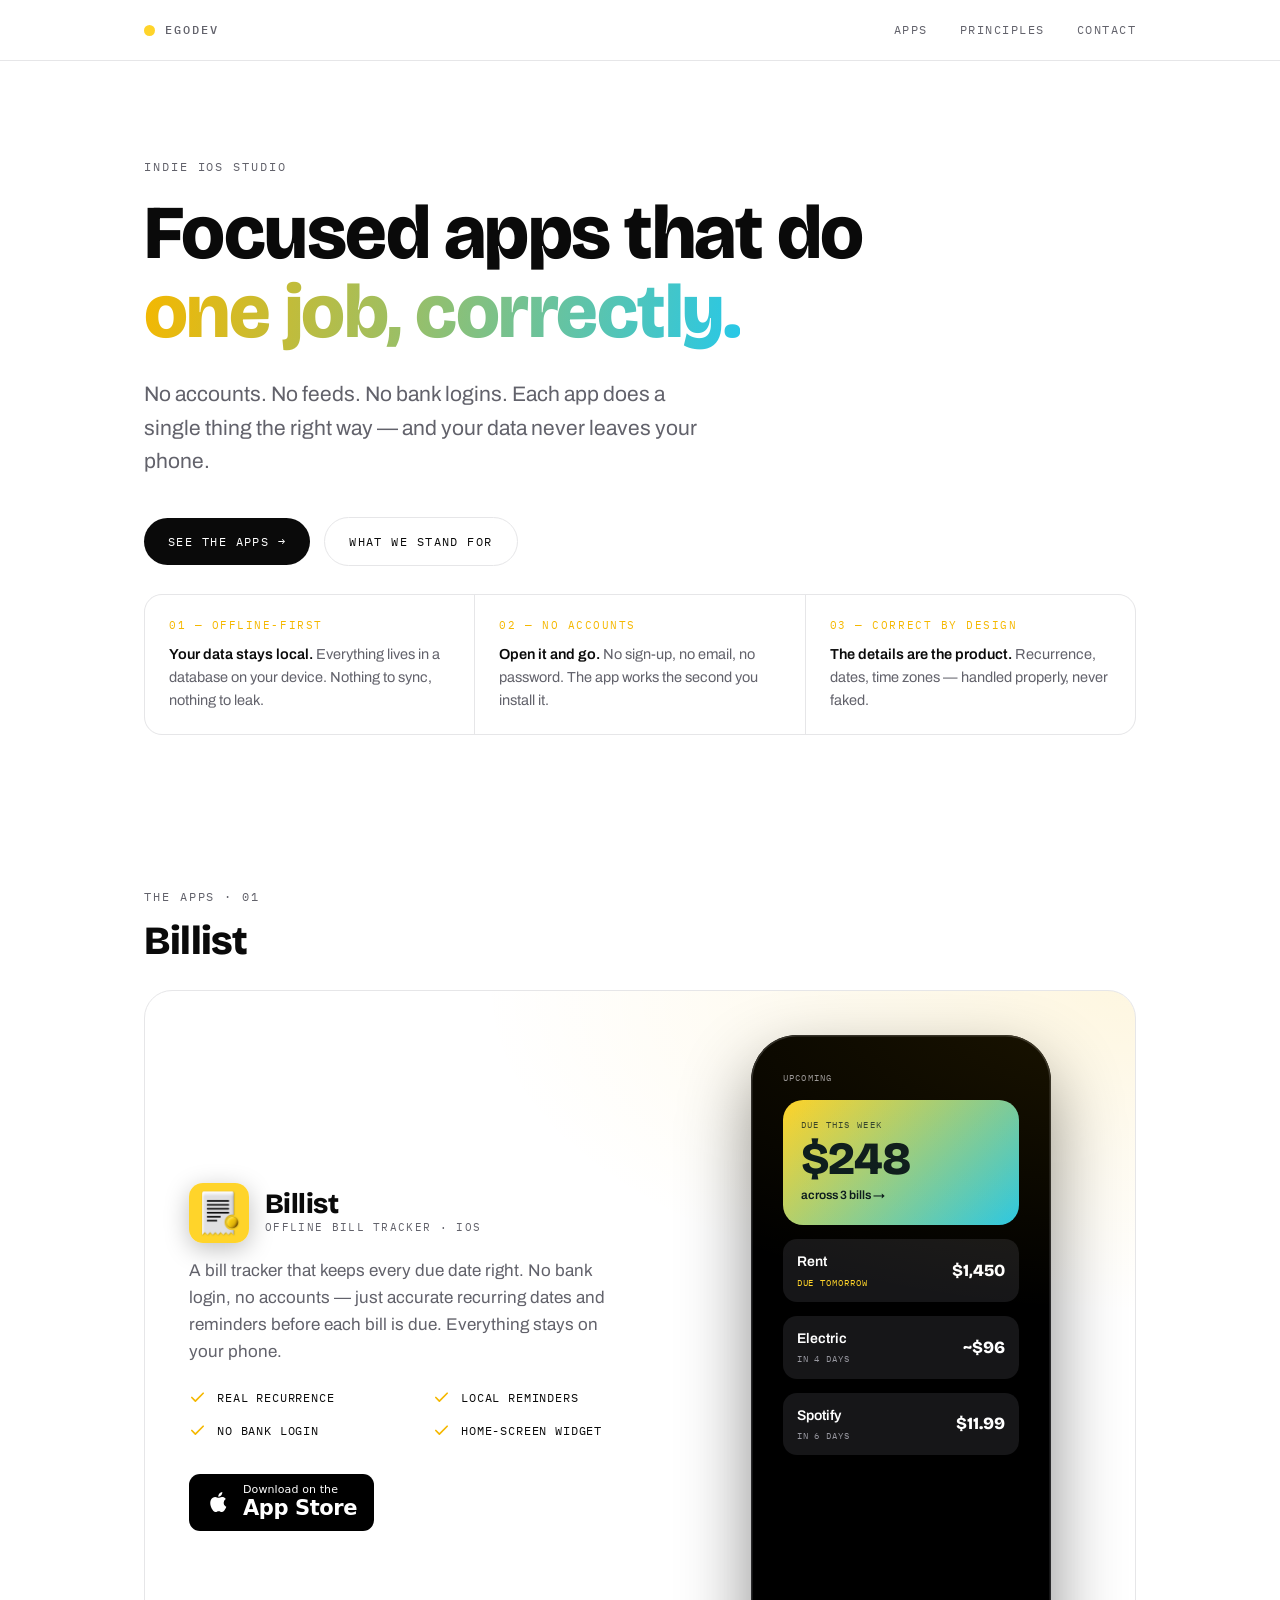
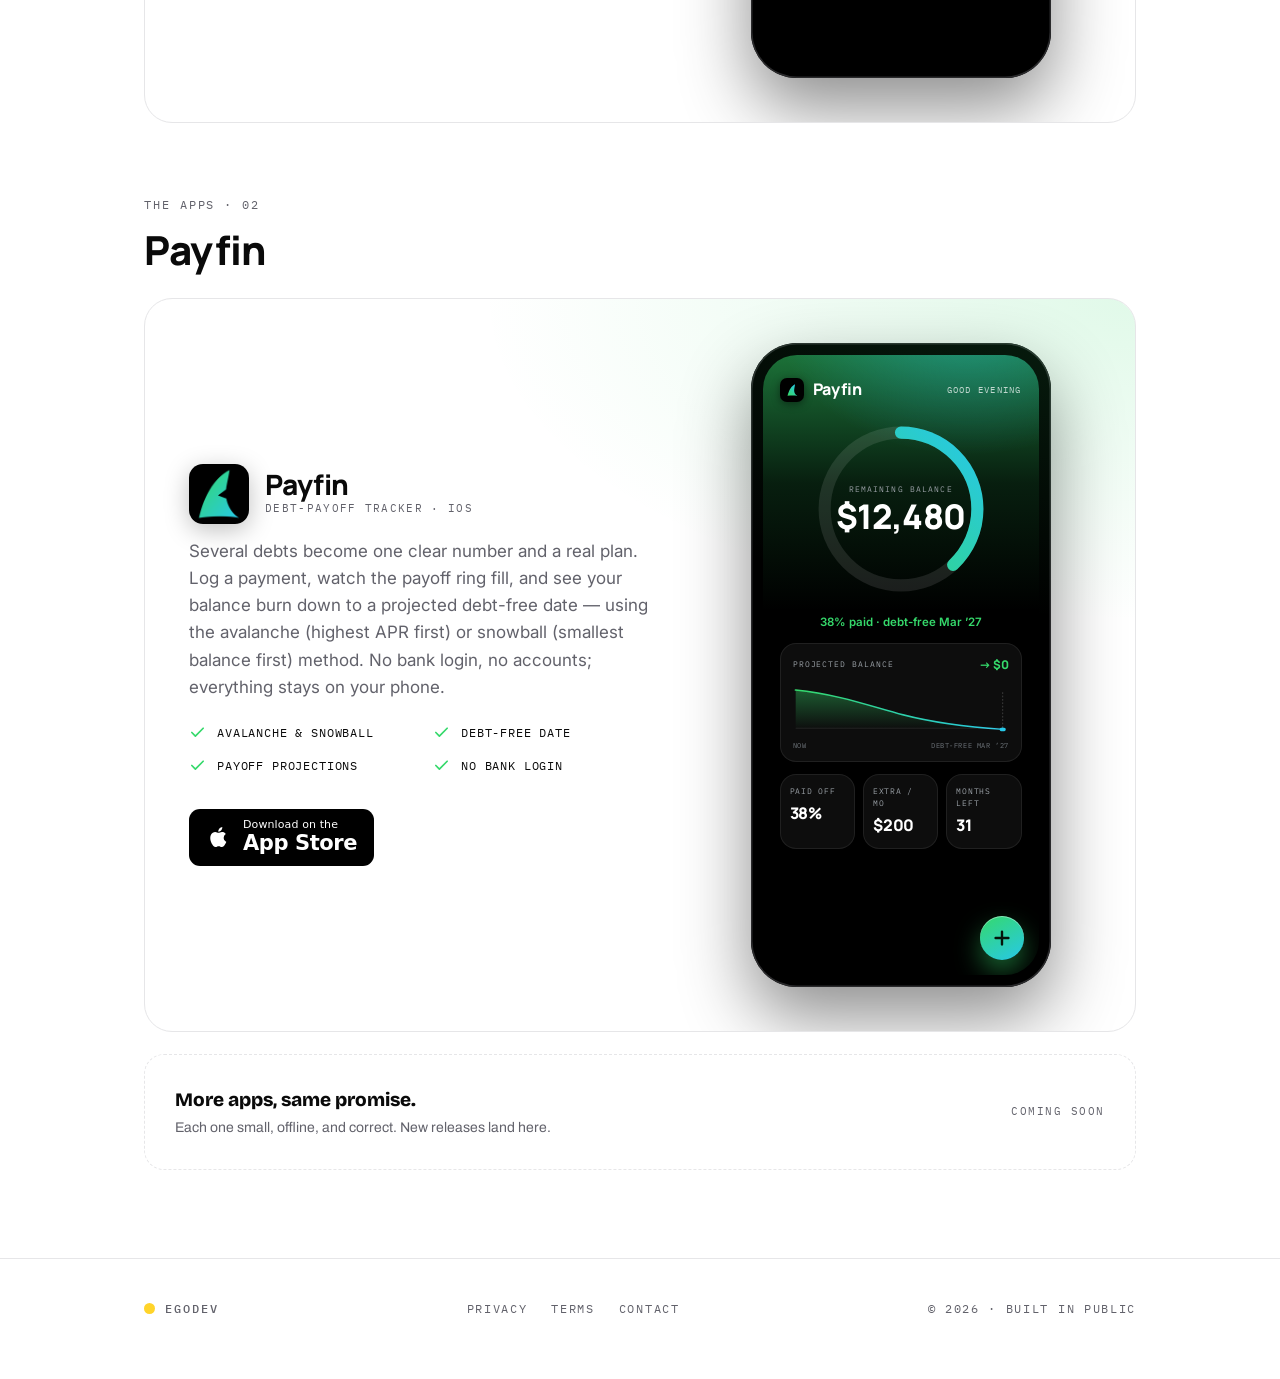
<file: index.html>
<!doctype html>
<html lang="en">
<head>
  <meta charset="utf-8" />
  <meta name="viewport" content="width=device-width, initial-scale=1" />
  <title>Focused iOS apps — EGODEV</title>
  <meta name="description" content="Focused iOS apps that do one job, correctly. No accounts, no feeds, no bank logins — your data never leaves your phone." />
  <link rel="preconnect" href="https://fonts.googleapis.com" />
  <link rel="preconnect" href="https://fonts.gstatic.com" crossorigin />
  <link href="https://fonts.googleapis.com/css2?family=Archivo:wght@400;500;600&family=Bricolage+Grotesque:wght@700;800&family=Manrope:wght@500;700;800&family=Inter:wght@400;500;600;700&family=IBM+Plex+Mono:wght@500;600&display=swap" rel="stylesheet" />
  <link rel="stylesheet" href="/style.css" />
</head>
<body>
  <!-- ============ TOP BAR ============ -->
  <header>
    <div class="wrap bar">
      <div class="brand"><span class="dot"></span> <span class="brand-tag">EGODEV</span></div>
      <nav>
        <a href="#apps">Apps</a>
        <a href="#about">Principles</a>
        <a href="mailto:egodev.support@gmail.com">Contact</a>
      </nav>
    </div>
  </header>

  <main class="wrap">
    <!-- ============ HERO ============ -->
    <section class="hero">
      <p class="kicker">Indie iOS Studio</p>
      <h1>Focused apps that do<br><span class="grad">one job, correctly.</span></h1>
      <p class="lede">No accounts. No feeds. No bank logins. Each app does a single thing the right way — and your data never leaves your phone.</p>
      <div class="cta">
        <a class="btn btn-primary" href="#apps">See the apps →</a>
        <a class="btn btn-ghost" href="#about">What we stand for</a>
      </div>

      <!-- principles strip -->
      <div class="tenets" id="about">
        <div class="tenet">
          <div class="n">01 — Offline-first</div>
          <p><b>Your data stays local.</b> Everything lives in a database on your device. Nothing to sync, nothing to leak.</p>
        </div>
        <div class="tenet">
          <div class="n">02 — No accounts</div>
          <p><b>Open it and go.</b> No sign-up, no email, no password. The app works the second you install it.</p>
        </div>
        <div class="tenet">
          <div class="n">03 — Correct by design</div>
          <p><b>The details are the product.</b> Recurrence, dates, time zones — handled properly, never faked.</p>
        </div>
      </div>
    </section>

    <!-- ============ APPS ============ -->
    <section class="sec" id="apps">
      <p class="sec-label">The apps · 01</p>
      <h2>Billist</h2>
      <div style="height:28px"></div>

      <div class="app">
        <div class="app-copy">
          <div class="app-head">
            <img src="assets/billist-icon.png" alt="Billist app icon" />
            <div>
              <h3>Billist</h3>
              <div class="tag">Offline bill tracker · iOS</div>
            </div>
          </div>
          <p class="pitch">A bill tracker that keeps every due date right. No bank login, no accounts — just accurate recurring dates and reminders before each bill is due. Everything stays on your phone.</p>
          <div class="features">
            <div class="feature"><svg viewBox="0 0 24 24" fill="none" stroke="currentColor" stroke-width="2.4" stroke-linecap="round" stroke-linejoin="round"><polyline points="20 6 9 17 4 12"/></svg><span>Real recurrence</span></div>
            <div class="feature"><svg viewBox="0 0 24 24" fill="none" stroke="currentColor" stroke-width="2.4" stroke-linecap="round" stroke-linejoin="round"><polyline points="20 6 9 17 4 12"/></svg><span>Local reminders</span></div>
            <div class="feature"><svg viewBox="0 0 24 24" fill="none" stroke="currentColor" stroke-width="2.4" stroke-linecap="round" stroke-linejoin="round"><polyline points="20 6 9 17 4 12"/></svg><span>No bank login</span></div>
            <div class="feature"><svg viewBox="0 0 24 24" fill="none" stroke="currentColor" stroke-width="2.4" stroke-linecap="round" stroke-linejoin="round"><polyline points="20 6 9 17 4 12"/></svg><span>Home-screen widget</span></div>
          </div>
          <div class="app-links">
            <a class="store" href="#" aria-label="Download Billist on the App Store">
              <svg width="20" height="20" viewBox="0 0 24 24" fill="currentColor" aria-hidden="true"><path d="M16.36 12.6c-.02-2.3 1.88-3.4 1.96-3.46-1.07-1.56-2.74-1.78-3.33-1.8-1.42-.14-2.77.83-3.49.83-.72 0-1.83-.81-3.01-.79-1.55.02-2.98.9-3.78 2.29-1.61 2.8-.41 6.94 1.16 9.21.77 1.11 1.68 2.36 2.87 2.31 1.15-.05 1.59-.74 2.98-.74 1.39 0 1.78.74 3 .72 1.24-.02 2.02-1.13 2.78-2.25.88-1.29 1.24-2.54 1.26-2.6-.03-.01-2.42-.93-2.43-3.69zM14.1 5.8c.64-.77 1.07-1.85.95-2.92-.92.04-2.03.61-2.69 1.38-.59.68-1.11 1.78-.97 2.83 1.03.08 2.08-.52 2.71-1.29z"/></svg>
              <span class="txt"><span class="sub">Download on the</span><span class="big">App Store</span></span>
            </a>
          </div>
        </div>

        <!-- phone mock -->
        <div class="phone">
          <div class="screen">
            <div class="scr-label">Upcoming</div>
            <div class="stathero">
              <div class="lab">Due this week</div>
              <div class="num">$248</div>
              <div class="cap">across 3 bills →</div>
            </div>
            <div class="billrow due">
              <div><div class="nm">Rent</div><div class="dt">Due tomorrow</div></div>
              <div class="amt">$1,450</div>
            </div>
            <div class="billrow">
              <div><div class="nm">Electric</div><div class="dt">In 4 days</div></div>
              <div class="amt">~$96</div>
            </div>
            <div class="billrow">
              <div><div class="nm">Spotify</div><div class="dt">In 6 days</div></div>
              <div class="amt">$11.99</div>
            </div>
          </div>
        </div>
      </div>

      <div style="height:72px"></div>
      <p class="sec-label">The apps · 02</p>
      <h2 class="pf-h2">Payfin</h2>
      <div style="height:28px"></div>

      <div class="app pf">
        <div class="app-copy">
          <div class="app-head">
            <img src="assets/payfin-icon.png" alt="Payfin app icon" />
            <div>
              <h3>Payfin</h3>
              <div class="tag">Debt-payoff tracker · iOS</div>
            </div>
          </div>
          <p class="pitch">Several debts become one clear number and a real plan. Log a payment, watch the payoff ring fill, and see your balance burn down to a projected debt-free date — using the avalanche (highest APR first) or snowball (smallest balance first) method. No bank login, no accounts; everything stays on your phone.</p>
          <div class="features">
            <div class="feature"><svg viewBox="0 0 24 24" fill="none" stroke="currentColor" stroke-width="2.4" stroke-linecap="round" stroke-linejoin="round"><polyline points="20 6 9 17 4 12"/></svg><span>Avalanche &amp; snowball</span></div>
            <div class="feature"><svg viewBox="0 0 24 24" fill="none" stroke="currentColor" stroke-width="2.4" stroke-linecap="round" stroke-linejoin="round"><polyline points="20 6 9 17 4 12"/></svg><span>Debt-free date</span></div>
            <div class="feature"><svg viewBox="0 0 24 24" fill="none" stroke="currentColor" stroke-width="2.4" stroke-linecap="round" stroke-linejoin="round"><polyline points="20 6 9 17 4 12"/></svg><span>Payoff projections</span></div>
            <div class="feature"><svg viewBox="0 0 24 24" fill="none" stroke="currentColor" stroke-width="2.4" stroke-linecap="round" stroke-linejoin="round"><polyline points="20 6 9 17 4 12"/></svg><span>No bank login</span></div>
          </div>
          <div class="app-links">
            <a class="store" href="#" aria-label="Download Payfin on the App Store">
              <svg width="20" height="20" viewBox="0 0 24 24" fill="currentColor" aria-hidden="true"><path d="M16.36 12.6c-.02-2.3 1.88-3.4 1.96-3.46-1.07-1.56-2.74-1.78-3.33-1.8-1.42-.14-2.77.83-3.49.83-.72 0-1.83-.81-3.01-.79-1.55.02-2.98.9-3.78 2.29-1.61 2.8-.41 6.94 1.16 9.21.77 1.11 1.68 2.36 2.87 2.31 1.15-.05 1.59-.74 2.98-.74 1.39 0 1.78.74 3 .72 1.24-.02 2.02-1.13 2.78-2.25.88-1.29 1.24-2.54 1.26-2.6-.03-.01-2.42-.93-2.43-3.69zM14.1 5.8c.64-.77 1.07-1.85.95-2.92-.92.04-2.03.61-2.69 1.38-.59.68-1.11 1.78-.97 2.83 1.03.08 2.08-.52 2.71-1.29z"/></svg>
              <span class="txt"><span class="sub">Download on the</span><span class="big">App Store</span></span>
            </a>
          </div>
        </div>

        <!-- phone mock: Payfin Home — mesh hero + payoff ring + burndown -->
        <div class="phone">
          <div class="screen pf-screen">
            <div class="pf-mesh"></div>
            <div class="pf-body">
              <div class="pf-top">
                <div class="pf-brand">
                  <span class="pf-fin">
                    <svg viewBox="0 0 512 512" aria-hidden="true"><defs><linearGradient id="finm" x1="0.15" y1="1" x2="0.85" y2="0.05"><stop offset="0" stop-color="#35D96B"/><stop offset="1" stop-color="#27C8E8"/></linearGradient></defs><path fill="url(#finm)" d="M 152 392 C 182 256 248 158 326 120 C 322 172 306 226 306 270 C 306 322 328 364 380 392 C 330 380 224 380 152 392 Z"/></svg>
                  </span>
                  Payfin
                </div>
                <div class="pf-date">Good evening</div>
              </div>

              <div class="pf-ringwrap">
                <svg viewBox="0 0 212 212" aria-hidden="true">
                  <defs><linearGradient id="payg" x1="0" y1="0" x2="1" y2="1"><stop offset="0" stop-color="#35D96B"/><stop offset="1" stop-color="#27C8E8"/></linearGradient></defs>
                  <circle cx="106" cy="106" r="88" fill="none" stroke="rgba(255,255,255,.10)" stroke-width="14"/>
                  <circle cx="106" cy="106" r="88" fill="none" stroke="url(#payg)" stroke-width="14" stroke-linecap="round" stroke-dasharray="553" stroke-dashoffset="343" transform="rotate(-90 106 106)">
                    <animate attributeName="stroke-dashoffset" from="553" to="343" dur="1.3s" fill="freeze" calcMode="spline" keySplines="0.22 1 0.36 1" keyTimes="0;1"/>
                  </circle>
                </svg>
                <div class="pf-ringc">
                  <div class="rl">Remaining balance</div>
                  <div class="rn">$12,480</div>
                </div>
              </div>
              <div class="pf-ringsub">38% paid · debt-free Mar ’27</div>

              <!-- burndown chart: balance falling to $0 at the debt-free date -->
              <div class="pf-chart">
                <div class="pf-chart-h"><span class="k">Projected balance</span><span class="v">→ $0</span></div>
                <svg viewBox="0 0 240 96" preserveAspectRatio="none" aria-hidden="true">
                  <defs>
                    <linearGradient id="bdfill" x1="0" y1="0" x2="0" y2="1"><stop offset="0" stop-color="#35D96B" stop-opacity="0.38"/><stop offset="1" stop-color="#35D96B" stop-opacity="0"/></linearGradient>
                    <linearGradient id="bdline" x1="0" y1="0" x2="1" y2="0"><stop offset="0" stop-color="#35D96B"/><stop offset="1" stop-color="#27C8E8"/></linearGradient>
                  </defs>
                  <path d="M3,16 C52,24 88,46 122,60 C156,74 196,82 233,86 L233,84 L3,84 Z" fill="url(#bdfill)"/>
                  <path d="M3,16 C52,24 88,46 122,60 C156,74 196,82 233,86" fill="none" stroke="url(#bdline)" stroke-width="2.6" stroke-linecap="round"/>
                  <line x1="3" y1="84" x2="233" y2="84" stroke="rgba(255,255,255,.12)" stroke-width="1"/>
                  <line x1="233" y1="20" x2="233" y2="84" stroke="rgba(255,255,255,.28)" stroke-width="1" stroke-dasharray="3 3"/>
                  <circle cx="233" cy="86" r="3.4" fill="#27C8E8"/>
                </svg>
                <div class="pf-chart-x"><span>Now</span><span>Debt-free Mar ’27</span></div>
              </div>

              <div class="pf-stats">
                <div class="pf-stat"><div class="k">Paid off</div><div class="v">38%</div></div>
                <div class="pf-stat"><div class="k">Extra / mo</div><div class="v">$200</div></div>
                <div class="pf-stat"><div class="k">Months left</div><div class="v">31</div></div>
              </div>

              <button class="pf-fab" aria-hidden="true">
                <svg viewBox="0 0 24 24" fill="none" stroke="currentColor" stroke-width="2.6" stroke-linecap="round"><path d="M12 5v14M5 12h14"/></svg>
              </button>
            </div>
          </div>
        </div>
      </div>

      <!-- more apps placeholder -->
      <div class="coming">
        <div>
          <div class="t">More apps, same promise.</div>
          <div class="s">Each one small, offline, and correct. New releases land here.</div>
        </div>
        <div class="mono">Coming soon</div>
      </div>
    </section>
  </main>

  <!-- ============ FOOTER ============ -->
  <footer>
    <div class="wrap foot">
      <div class="brand"><span class="dot"></span> <span class="brand-tag">EGODEV</span></div>
      <nav class="mono foot-nav">
        <a href="/billist/privacy/">Privacy</a>
        <a href="/billist/terms/">Terms</a>
        <a href="mailto:egodev.support@gmail.com">Contact</a>
      </nav>
      <div class="mono">© 2026 · Built in public</div>
    </div>
  </footer>
</body>
</html>
</file>
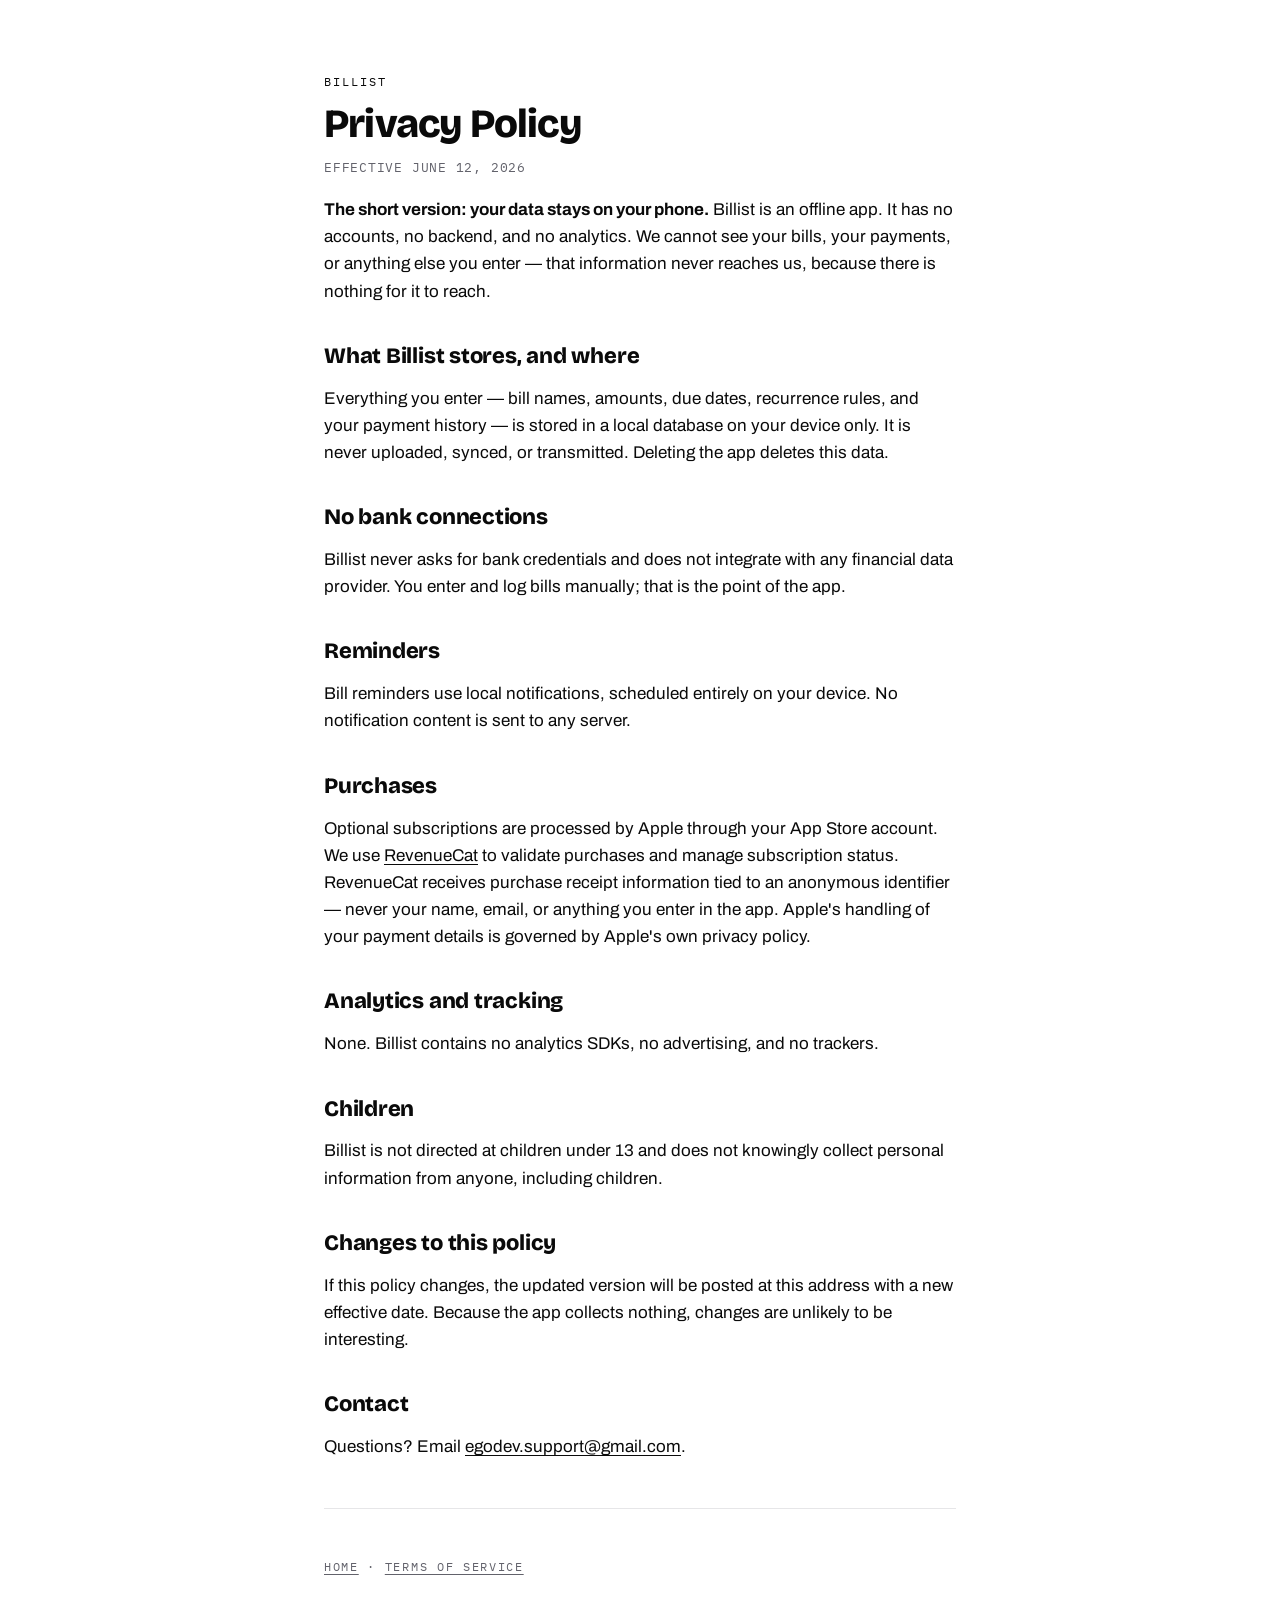
<file: billist/privacy/index.html>
<!doctype html>
<html lang="en">
<head>
  <meta charset="utf-8" />
  <meta name="viewport" content="width=device-width, initial-scale=1" />
  <title>Billist — Privacy Policy</title>
  <meta name="description" content="Billist privacy policy. Your data stays on your device." />
  <link rel="preconnect" href="https://fonts.googleapis.com" />
  <link rel="preconnect" href="https://fonts.gstatic.com" crossorigin />
  <link href="https://fonts.googleapis.com/css2?family=Archivo:wght@400;500&family=Bricolage+Grotesque:wght@800&family=IBM+Plex+Mono:wght@500&display=swap" rel="stylesheet" />
  <link rel="stylesheet" href="/style.css" />
</head>
<body>
  <main class="legal">
    <p class="kicker">Billist</p>
    <h1>Privacy Policy</h1>
    <p class="meta">Effective June 12, 2026</p>

    <p><strong>The short version: your data stays on your phone.</strong> Billist is an offline app. It has no accounts, no backend, and no analytics. We cannot see your bills, your payments, or anything else you enter — that information never reaches us, because there is nothing for it to reach.</p>

    <h2>What Billist stores, and where</h2>
    <p>Everything you enter — bill names, amounts, due dates, recurrence rules, and your payment history — is stored in a local database on your device only. It is never uploaded, synced, or transmitted. Deleting the app deletes this data.</p>

    <h2>No bank connections</h2>
    <p>Billist never asks for bank credentials and does not integrate with any financial data provider. You enter and log bills manually; that is the point of the app.</p>

    <h2>Reminders</h2>
    <p>Bill reminders use local notifications, scheduled entirely on your device. No notification content is sent to any server.</p>

    <h2>Purchases</h2>
    <p>Optional subscriptions are processed by Apple through your App Store account. We use <a href="https://www.revenuecat.com/privacy" rel="noopener">RevenueCat</a> to validate purchases and manage subscription status. RevenueCat receives purchase receipt information tied to an anonymous identifier — never your name, email, or anything you enter in the app. Apple's handling of your payment details is governed by Apple's own privacy policy.</p>

    <h2>Analytics and tracking</h2>
    <p>None. Billist contains no analytics SDKs, no advertising, and no trackers.</p>

    <h2>Children</h2>
    <p>Billist is not directed at children under 13 and does not knowingly collect personal information from anyone, including children.</p>

    <h2>Changes to this policy</h2>
    <p>If this policy changes, the updated version will be posted at this address with a new effective date. Because the app collects nothing, changes are unlikely to be interesting.</p>

    <h2>Contact</h2>
    <p>Questions? Email <a href="mailto:egodev.support@gmail.com">egodev.support@gmail.com</a>.</p>

    <hr />
    <footer>
      <a href="/">Home</a> · <a href="/billist/terms/">Terms of Service</a>
    </footer>
  </main>
</body>
</html>
</file>
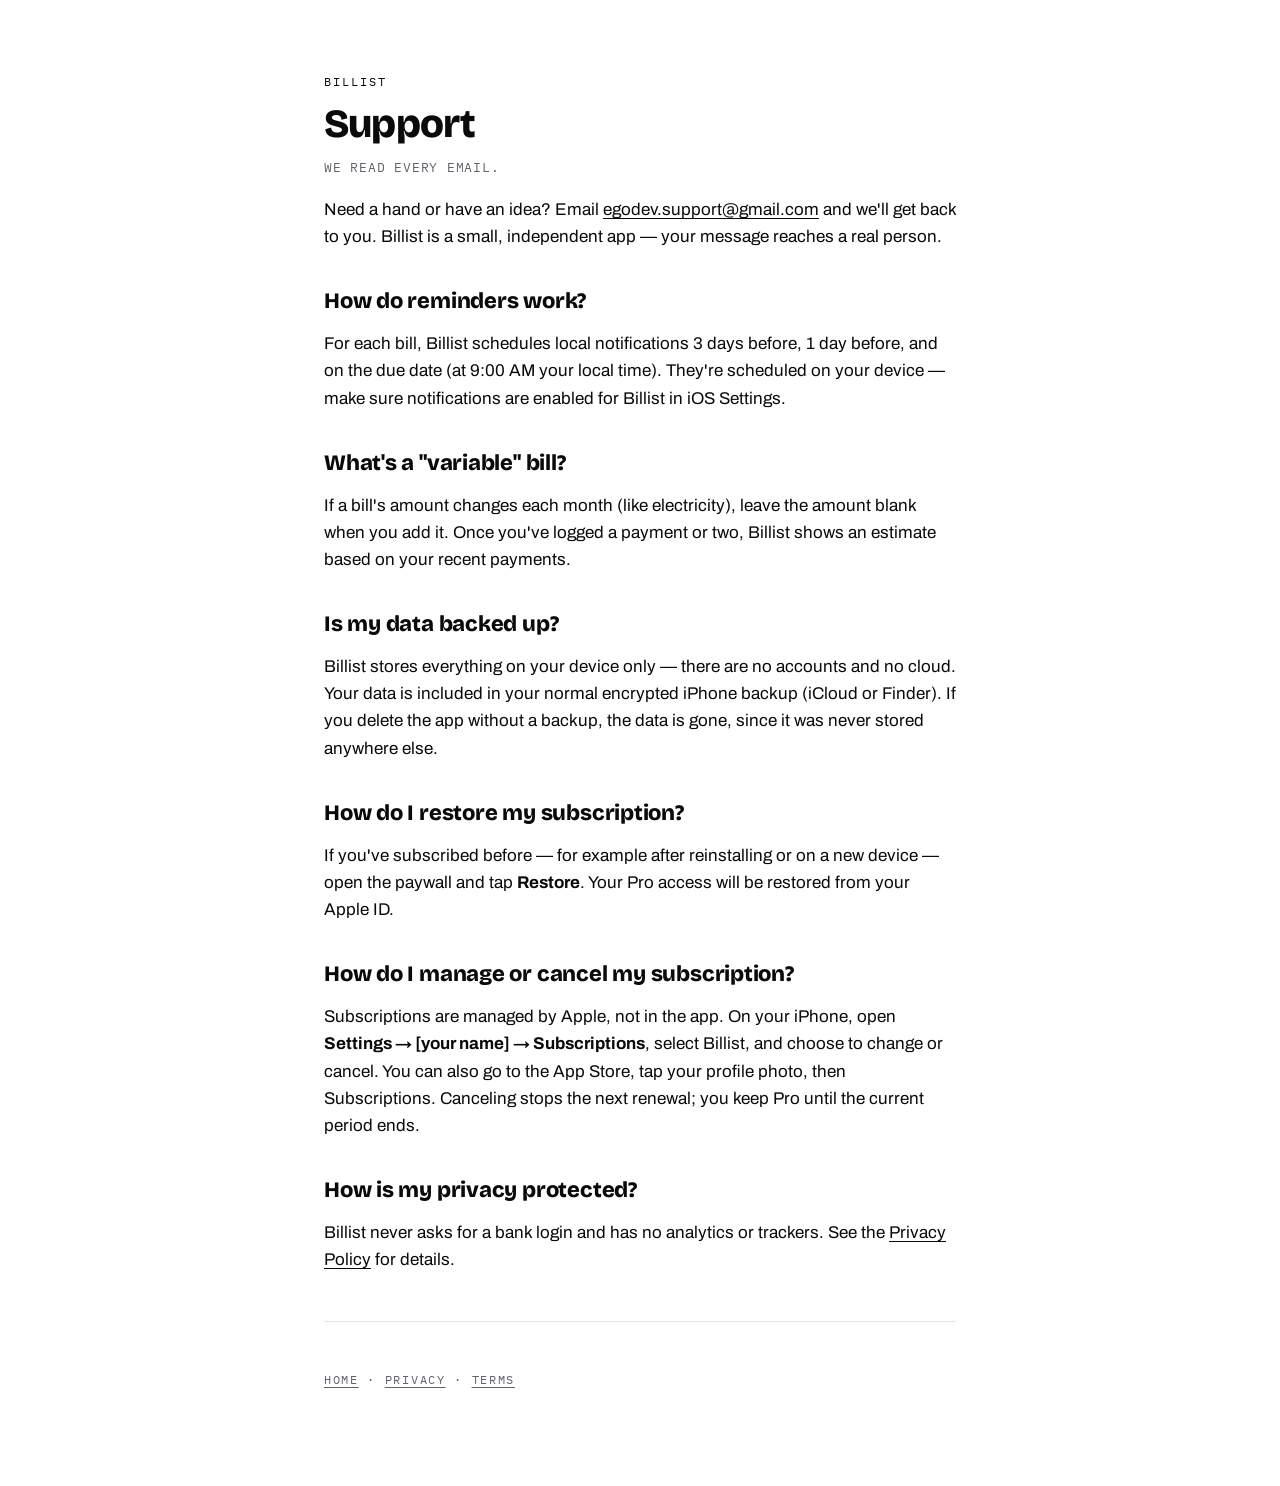
<file: billist/support/index.html>
<!doctype html>
<html lang="en">
<head>
  <meta charset="utf-8" />
  <meta name="viewport" content="width=device-width, initial-scale=1" />
  <title>Billist — Support</title>
  <meta name="description" content="Help and support for Billist, the offline bill tracker." />
  <link rel="preconnect" href="https://fonts.googleapis.com" />
  <link rel="preconnect" href="https://fonts.gstatic.com" crossorigin />
  <link href="https://fonts.googleapis.com/css2?family=Archivo:wght@400;500&family=Bricolage+Grotesque:wght@800&family=IBM+Plex+Mono:wght@500&display=swap" rel="stylesheet" />
  <link rel="stylesheet" href="/style.css" />
</head>
<body>
  <main class="legal">
    <p class="kicker">Billist</p>
    <h1>Support</h1>
    <p class="meta">We read every email.</p>

    <p>Need a hand or have an idea? Email <a href="mailto:egodev.support@gmail.com">egodev.support@gmail.com</a> and we'll get back to you. Billist is a small, independent app — your message reaches a real person.</p>

    <h2>How do reminders work?</h2>
    <p>For each bill, Billist schedules local notifications 3 days before, 1 day before, and on the due date (at 9:00 AM your local time). They're scheduled on your device — make sure notifications are enabled for Billist in iOS Settings.</p>

    <h2>What's a "variable" bill?</h2>
    <p>If a bill's amount changes each month (like electricity), leave the amount blank when you add it. Once you've logged a payment or two, Billist shows an estimate based on your recent payments.</p>

    <h2>Is my data backed up?</h2>
    <p>Billist stores everything on your device only — there are no accounts and no cloud. Your data is included in your normal encrypted iPhone backup (iCloud or Finder). If you delete the app without a backup, the data is gone, since it was never stored anywhere else.</p>

    <h2>How do I restore my subscription?</h2>
    <p>If you've subscribed before — for example after reinstalling or on a new device — open the paywall and tap <strong>Restore</strong>. Your Pro access will be restored from your Apple ID.</p>

    <h2>How do I manage or cancel my subscription?</h2>
    <p>Subscriptions are managed by Apple, not in the app. On your iPhone, open <strong>Settings → [your name] → Subscriptions</strong>, select Billist, and choose to change or cancel. You can also go to the App Store, tap your profile photo, then Subscriptions. Canceling stops the next renewal; you keep Pro until the current period ends.</p>

    <h2>How is my privacy protected?</h2>
    <p>Billist never asks for a bank login and has no analytics or trackers. See the <a href="/billist/privacy/">Privacy Policy</a> for details.</p>

    <hr />
    <footer>
      <a href="/">Home</a> · <a href="/billist/privacy/">Privacy</a> · <a href="/billist/terms/">Terms</a>
    </footer>
  </main>
</body>
</html>
</file>
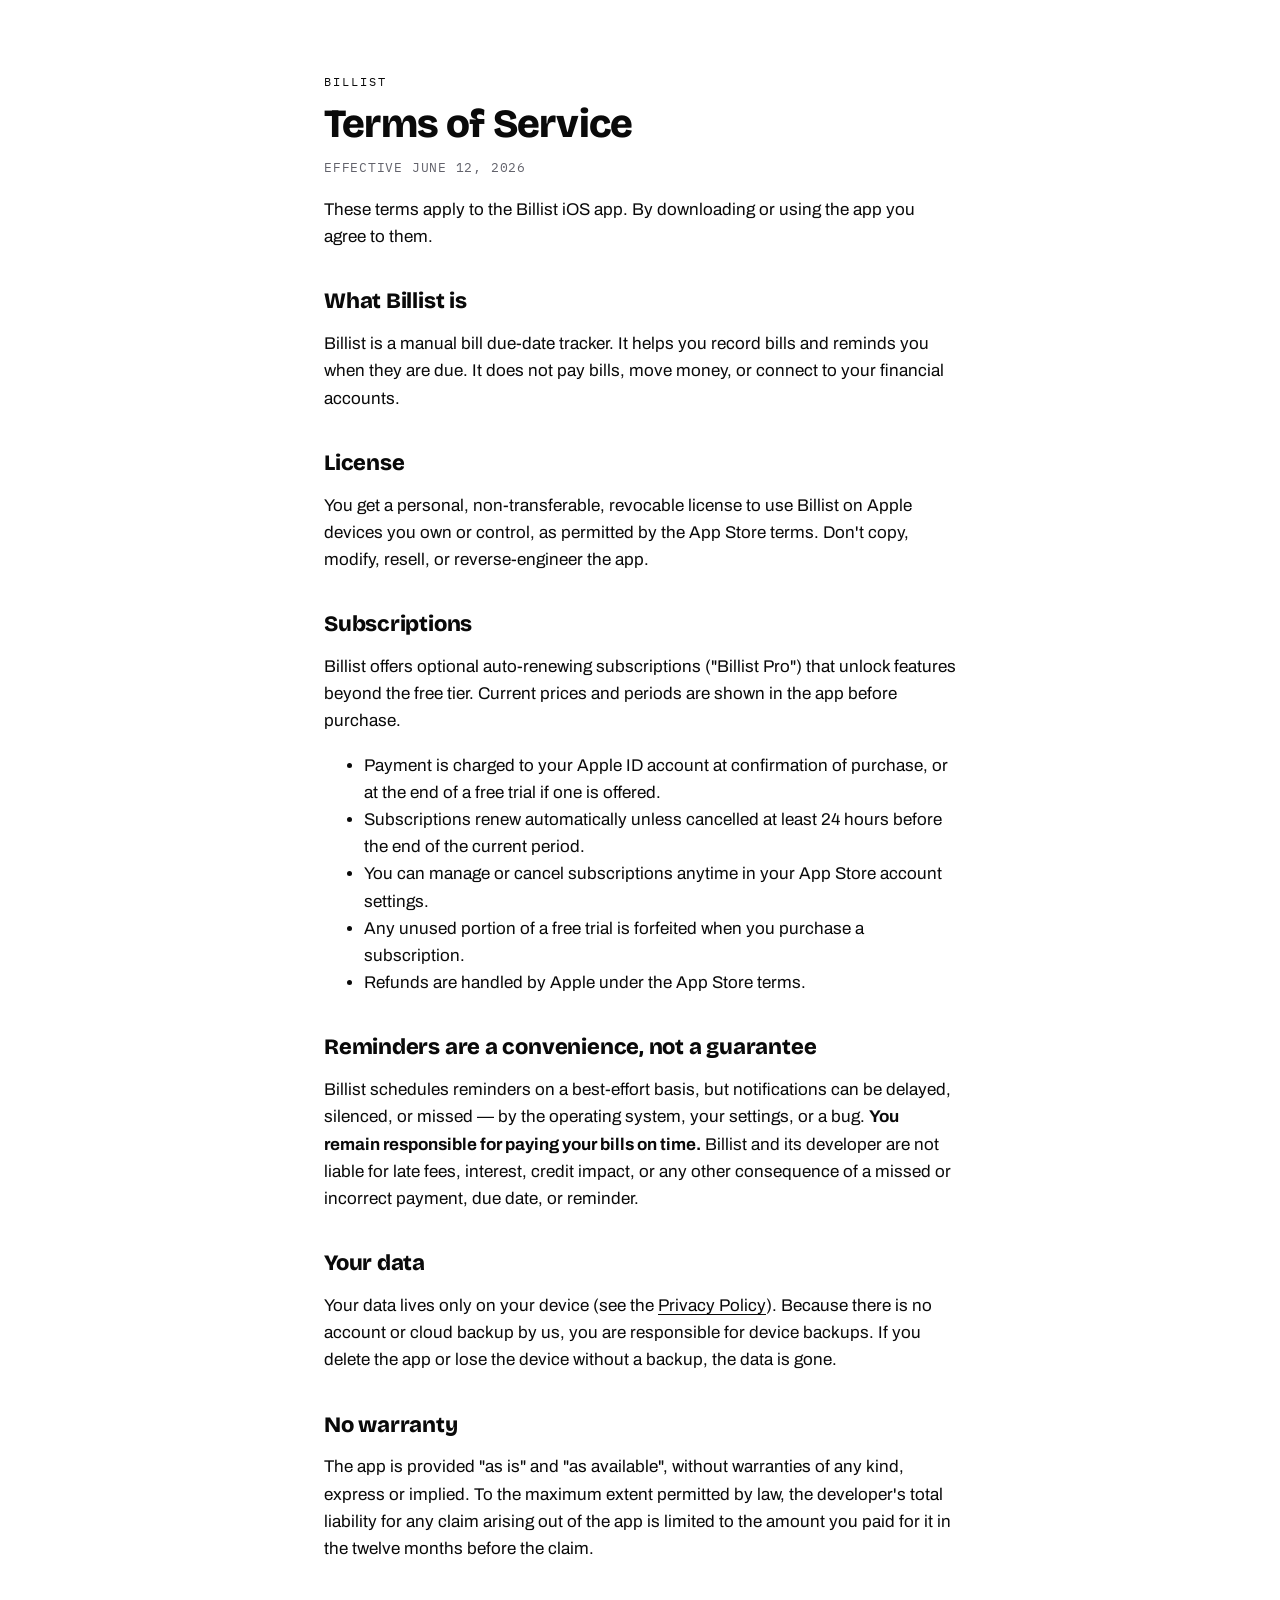
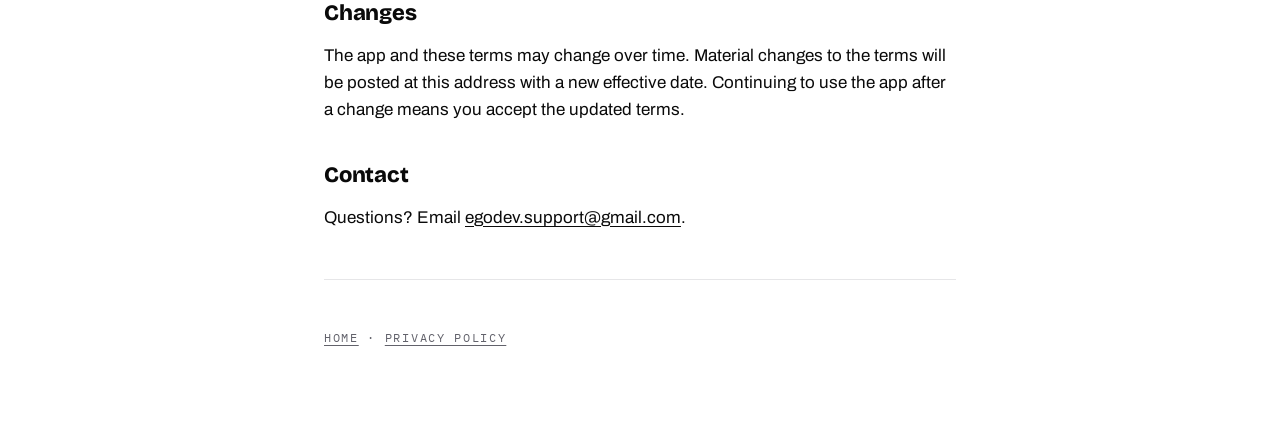
<file: billist/terms/index.html>
<!doctype html>
<html lang="en">
<head>
  <meta charset="utf-8" />
  <meta name="viewport" content="width=device-width, initial-scale=1" />
  <title>Billist — Terms of Service</title>
  <meta name="description" content="Billist terms of service." />
  <link rel="preconnect" href="https://fonts.googleapis.com" />
  <link rel="preconnect" href="https://fonts.gstatic.com" crossorigin />
  <link href="https://fonts.googleapis.com/css2?family=Archivo:wght@400;500&family=Bricolage+Grotesque:wght@800&family=IBM+Plex+Mono:wght@500&display=swap" rel="stylesheet" />
  <link rel="stylesheet" href="/style.css" />
</head>
<body>
  <main class="legal">
    <p class="kicker">Billist</p>
    <h1>Terms of Service</h1>
    <p class="meta">Effective June 12, 2026</p>

    <p>These terms apply to the Billist iOS app. By downloading or using the app you agree to them.</p>

    <h2>What Billist is</h2>
    <p>Billist is a manual bill due-date tracker. It helps you record bills and reminds you when they are due. It does not pay bills, move money, or connect to your financial accounts.</p>

    <h2>License</h2>
    <p>You get a personal, non-transferable, revocable license to use Billist on Apple devices you own or control, as permitted by the App Store terms. Don't copy, modify, resell, or reverse-engineer the app.</p>

    <h2>Subscriptions</h2>
    <p>Billist offers optional auto-renewing subscriptions ("Billist Pro") that unlock features beyond the free tier. Current prices and periods are shown in the app before purchase.</p>
    <ul>
      <li>Payment is charged to your Apple ID account at confirmation of purchase, or at the end of a free trial if one is offered.</li>
      <li>Subscriptions renew automatically unless cancelled at least 24 hours before the end of the current period.</li>
      <li>You can manage or cancel subscriptions anytime in your App Store account settings.</li>
      <li>Any unused portion of a free trial is forfeited when you purchase a subscription.</li>
      <li>Refunds are handled by Apple under the App Store terms.</li>
    </ul>

    <h2>Reminders are a convenience, not a guarantee</h2>
    <p>Billist schedules reminders on a best-effort basis, but notifications can be delayed, silenced, or missed — by the operating system, your settings, or a bug. <strong>You remain responsible for paying your bills on time.</strong> Billist and its developer are not liable for late fees, interest, credit impact, or any other consequence of a missed or incorrect payment, due date, or reminder.</p>

    <h2>Your data</h2>
    <p>Your data lives only on your device (see the <a href="/billist/privacy/">Privacy Policy</a>). Because there is no account or cloud backup by us, you are responsible for device backups. If you delete the app or lose the device without a backup, the data is gone.</p>

    <h2>No warranty</h2>
    <p>The app is provided "as is" and "as available", without warranties of any kind, express or implied. To the maximum extent permitted by law, the developer's total liability for any claim arising out of the app is limited to the amount you paid for it in the twelve months before the claim.</p>

    <h2>Changes</h2>
    <p>The app and these terms may change over time. Material changes to the terms will be posted at this address with a new effective date. Continuing to use the app after a change means you accept the updated terms.</p>

    <h2>Contact</h2>
    <p>Questions? Email <a href="mailto:egodev.support@gmail.com">egodev.support@gmail.com</a>.</p>

    <hr />
    <footer>
      <a href="/">Home</a> · <a href="/billist/privacy/">Privacy Policy</a>
    </footer>
  </main>
</body>
</html>
</file>
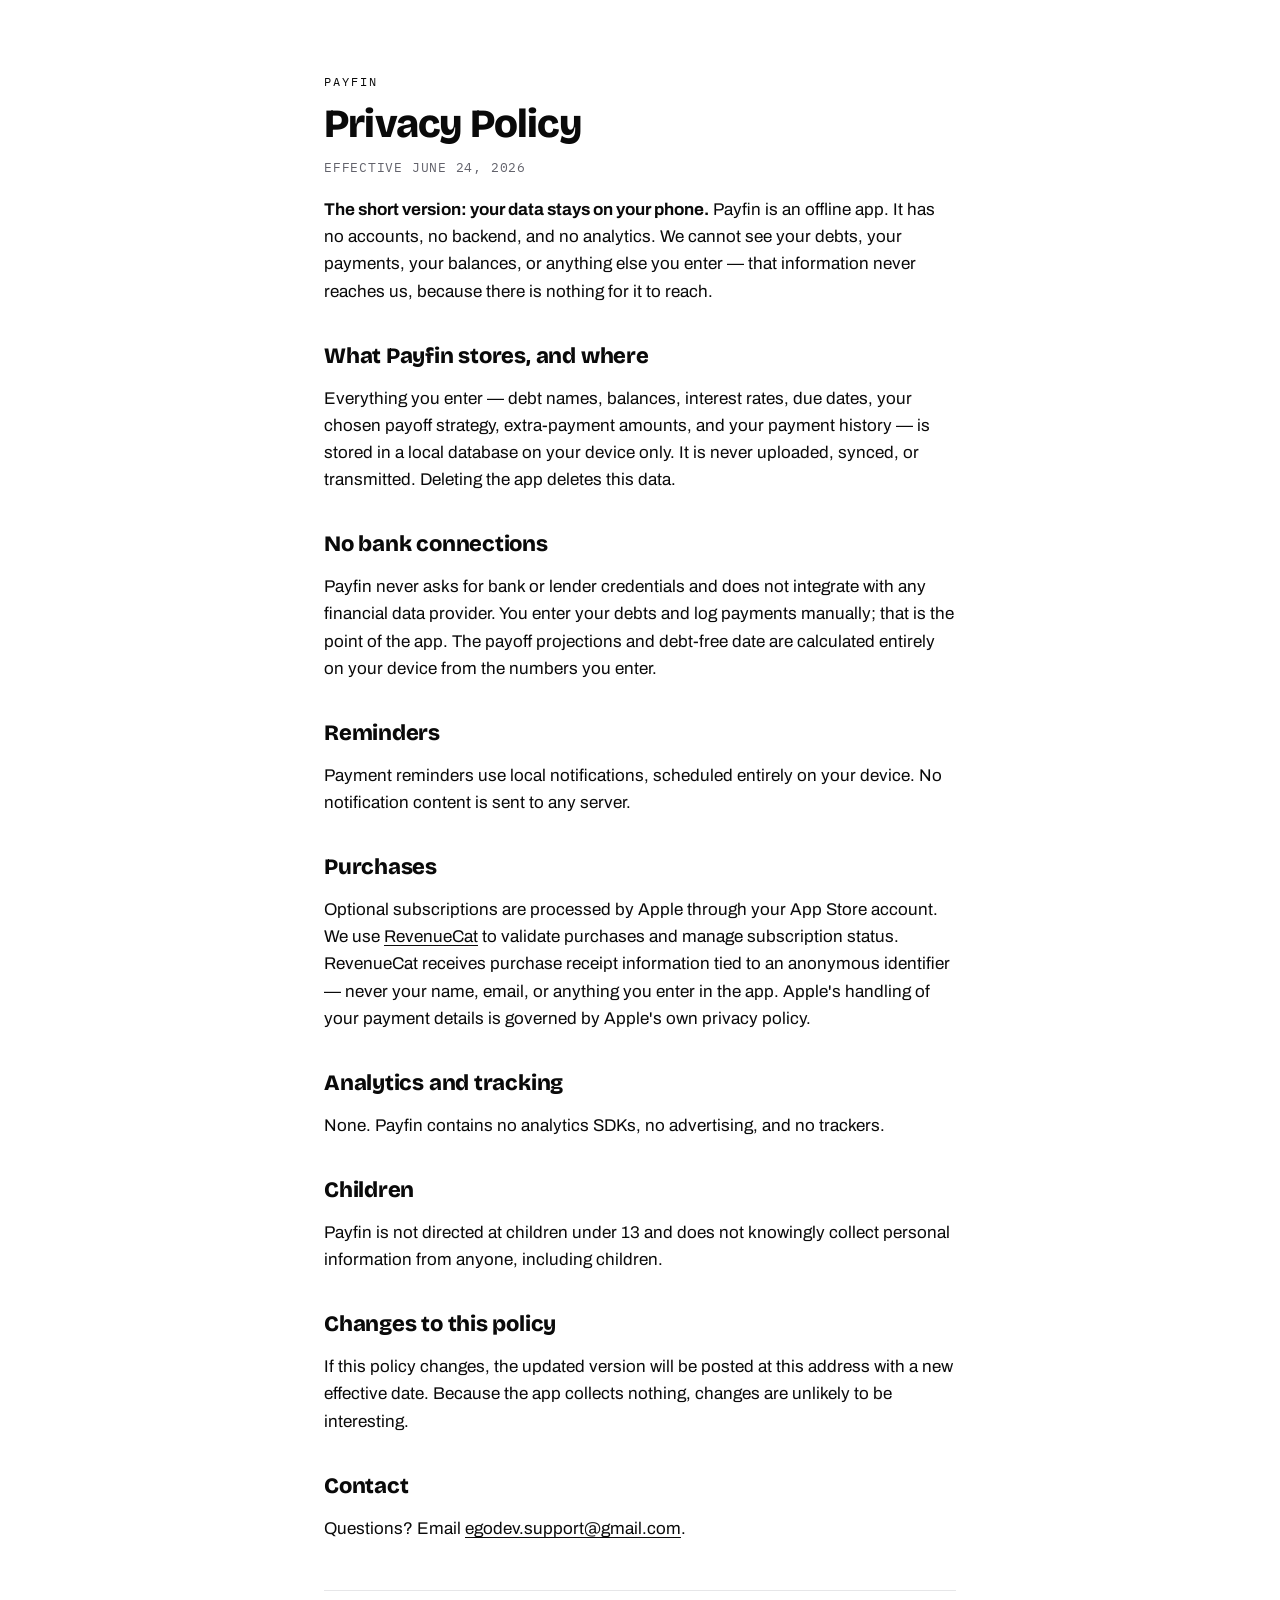
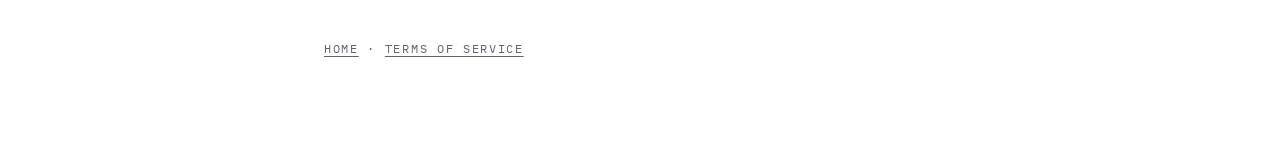
<file: payfin/privacy/index.html>
<!doctype html>
<html lang="en">
<head>
  <meta charset="utf-8" />
  <meta name="viewport" content="width=device-width, initial-scale=1" />
  <title>Payfin — Privacy Policy</title>
  <meta name="description" content="Payfin privacy policy. Your debt and payment data stays on your device." />
  <link rel="preconnect" href="https://fonts.googleapis.com" />
  <link rel="preconnect" href="https://fonts.gstatic.com" crossorigin />
  <link href="https://fonts.googleapis.com/css2?family=Archivo:wght@400;500&family=Bricolage+Grotesque:wght@800&family=IBM+Plex+Mono:wght@500&display=swap" rel="stylesheet" />
  <link rel="stylesheet" href="/style.css" />
</head>
<body>
  <main class="legal">
    <p class="kicker">Payfin</p>
    <h1>Privacy Policy</h1>
    <p class="meta">Effective June 24, 2026</p>

    <p><strong>The short version: your data stays on your phone.</strong> Payfin is an offline app. It has no accounts, no backend, and no analytics. We cannot see your debts, your payments, your balances, or anything else you enter — that information never reaches us, because there is nothing for it to reach.</p>

    <h2>What Payfin stores, and where</h2>
    <p>Everything you enter — debt names, balances, interest rates, due dates, your chosen payoff strategy, extra-payment amounts, and your payment history — is stored in a local database on your device only. It is never uploaded, synced, or transmitted. Deleting the app deletes this data.</p>

    <h2>No bank connections</h2>
    <p>Payfin never asks for bank or lender credentials and does not integrate with any financial data provider. You enter your debts and log payments manually; that is the point of the app. The payoff projections and debt-free date are calculated entirely on your device from the numbers you enter.</p>

    <h2>Reminders</h2>
    <p>Payment reminders use local notifications, scheduled entirely on your device. No notification content is sent to any server.</p>

    <h2>Purchases</h2>
    <p>Optional subscriptions are processed by Apple through your App Store account. We use <a href="https://www.revenuecat.com/privacy" rel="noopener">RevenueCat</a> to validate purchases and manage subscription status. RevenueCat receives purchase receipt information tied to an anonymous identifier — never your name, email, or anything you enter in the app. Apple's handling of your payment details is governed by Apple's own privacy policy.</p>

    <h2>Analytics and tracking</h2>
    <p>None. Payfin contains no analytics SDKs, no advertising, and no trackers.</p>

    <h2>Children</h2>
    <p>Payfin is not directed at children under 13 and does not knowingly collect personal information from anyone, including children.</p>

    <h2>Changes to this policy</h2>
    <p>If this policy changes, the updated version will be posted at this address with a new effective date. Because the app collects nothing, changes are unlikely to be interesting.</p>

    <h2>Contact</h2>
    <p>Questions? Email <a href="mailto:egodev.support@gmail.com">egodev.support@gmail.com</a>.</p>

    <hr />
    <footer>
      <a href="/">Home</a> · <a href="/payfin/terms/">Terms of Service</a>
    </footer>
  </main>
</body>
</html>
</file>
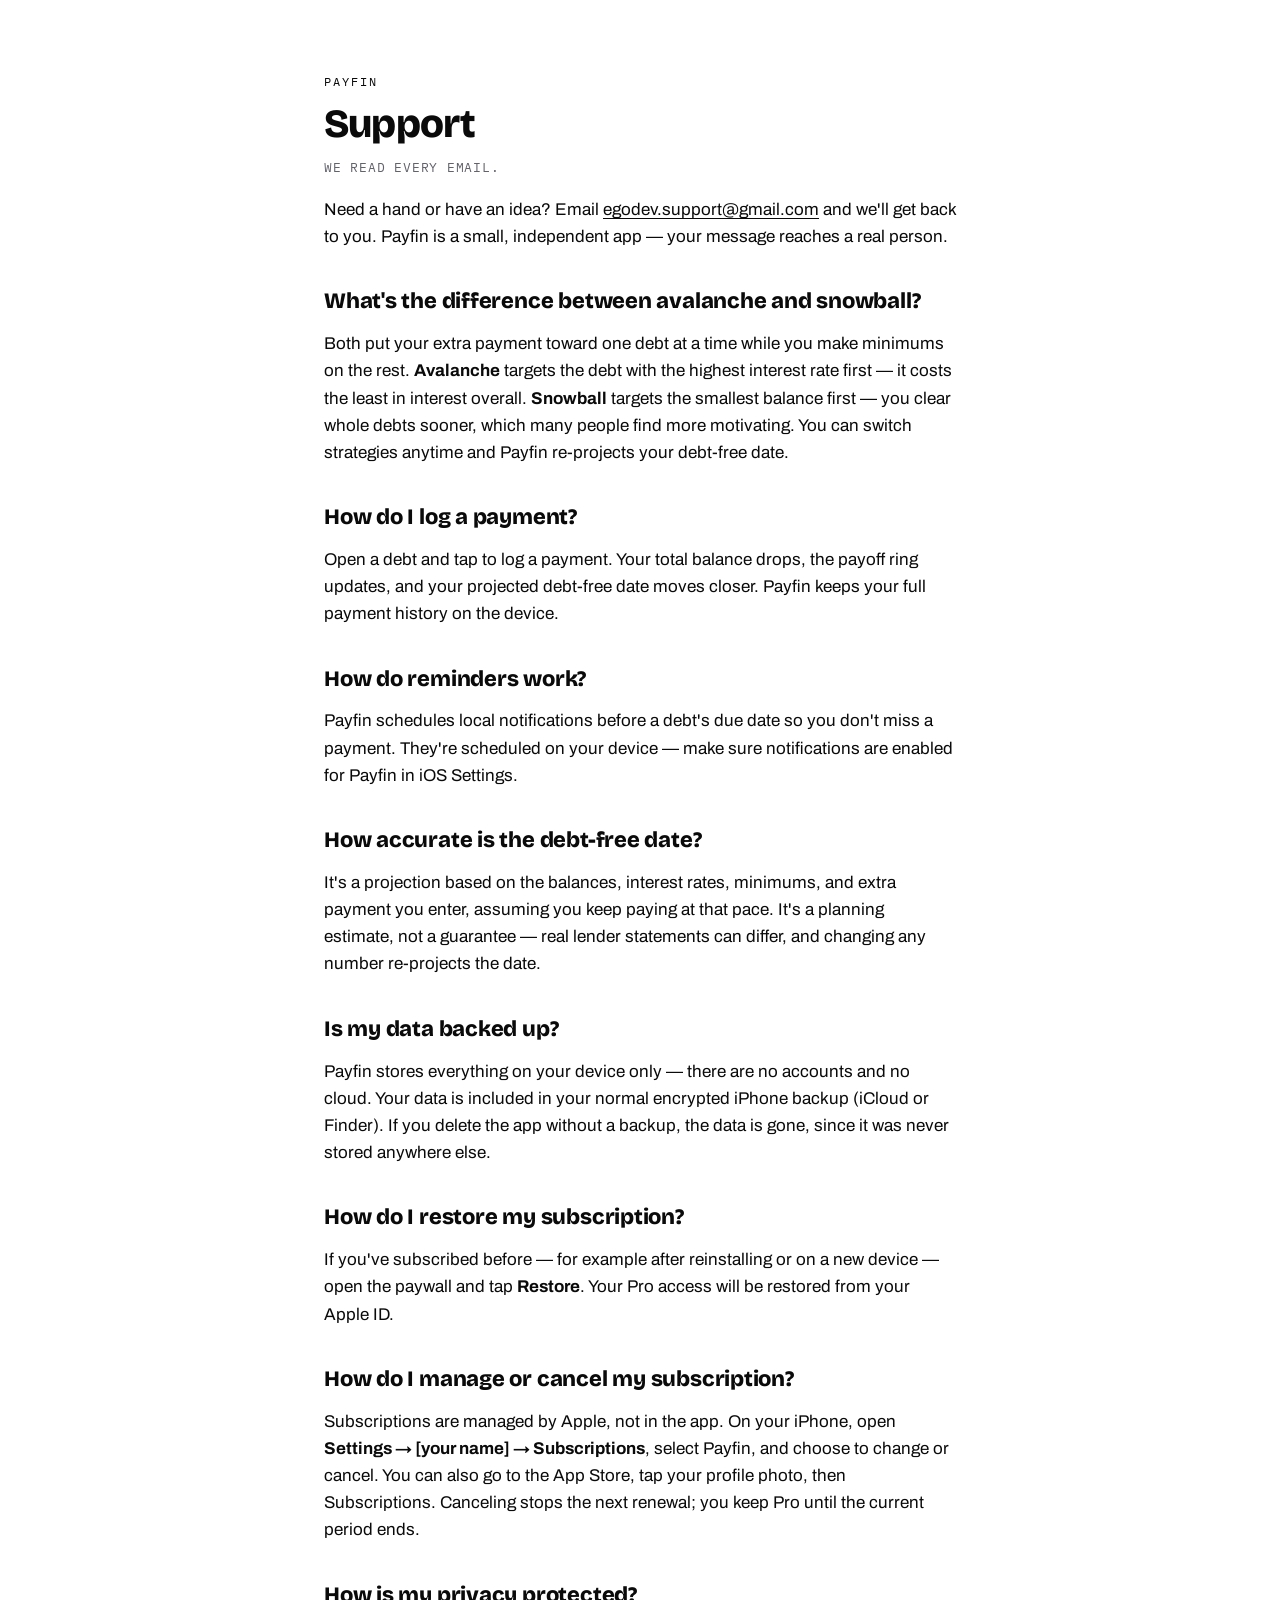
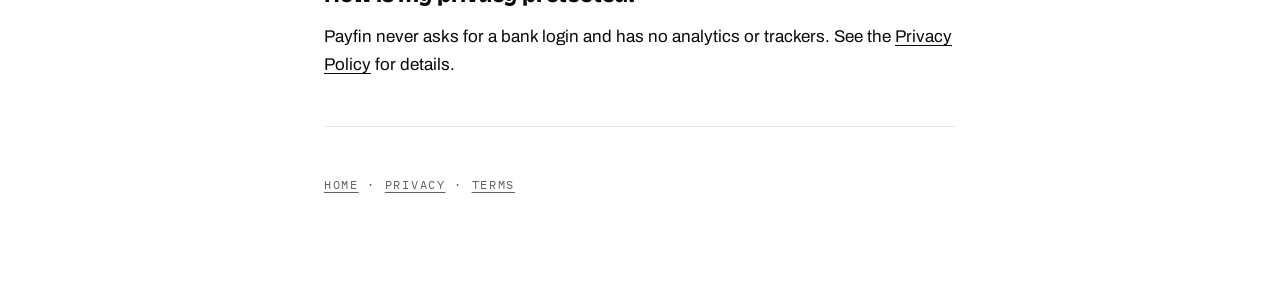
<file: payfin/support/index.html>
<!doctype html>
<html lang="en">
<head>
  <meta charset="utf-8" />
  <meta name="viewport" content="width=device-width, initial-scale=1" />
  <title>Payfin — Support</title>
  <meta name="description" content="Help and support for Payfin, the offline debt-payoff tracker." />
  <link rel="preconnect" href="https://fonts.googleapis.com" />
  <link rel="preconnect" href="https://fonts.gstatic.com" crossorigin />
  <link href="https://fonts.googleapis.com/css2?family=Archivo:wght@400;500&family=Bricolage+Grotesque:wght@800&family=IBM+Plex+Mono:wght@500&display=swap" rel="stylesheet" />
  <link rel="stylesheet" href="/style.css" />
</head>
<body>
  <main class="legal">
    <p class="kicker">Payfin</p>
    <h1>Support</h1>
    <p class="meta">We read every email.</p>

    <p>Need a hand or have an idea? Email <a href="mailto:egodev.support@gmail.com">egodev.support@gmail.com</a> and we'll get back to you. Payfin is a small, independent app — your message reaches a real person.</p>

    <h2>What's the difference between avalanche and snowball?</h2>
    <p>Both put your extra payment toward one debt at a time while you make minimums on the rest. <strong>Avalanche</strong> targets the debt with the highest interest rate first — it costs the least in interest overall. <strong>Snowball</strong> targets the smallest balance first — you clear whole debts sooner, which many people find more motivating. You can switch strategies anytime and Payfin re-projects your debt-free date.</p>

    <h2>How do I log a payment?</h2>
    <p>Open a debt and tap to log a payment. Your total balance drops, the payoff ring updates, and your projected debt-free date moves closer. Payfin keeps your full payment history on the device.</p>

    <h2>How do reminders work?</h2>
    <p>Payfin schedules local notifications before a debt's due date so you don't miss a payment. They're scheduled on your device — make sure notifications are enabled for Payfin in iOS Settings.</p>

    <h2>How accurate is the debt-free date?</h2>
    <p>It's a projection based on the balances, interest rates, minimums, and extra payment you enter, assuming you keep paying at that pace. It's a planning estimate, not a guarantee — real lender statements can differ, and changing any number re-projects the date.</p>

    <h2>Is my data backed up?</h2>
    <p>Payfin stores everything on your device only — there are no accounts and no cloud. Your data is included in your normal encrypted iPhone backup (iCloud or Finder). If you delete the app without a backup, the data is gone, since it was never stored anywhere else.</p>

    <h2>How do I restore my subscription?</h2>
    <p>If you've subscribed before — for example after reinstalling or on a new device — open the paywall and tap <strong>Restore</strong>. Your Pro access will be restored from your Apple ID.</p>

    <h2>How do I manage or cancel my subscription?</h2>
    <p>Subscriptions are managed by Apple, not in the app. On your iPhone, open <strong>Settings → [your name] → Subscriptions</strong>, select Payfin, and choose to change or cancel. You can also go to the App Store, tap your profile photo, then Subscriptions. Canceling stops the next renewal; you keep Pro until the current period ends.</p>

    <h2>How is my privacy protected?</h2>
    <p>Payfin never asks for a bank login and has no analytics or trackers. See the <a href="/payfin/privacy/">Privacy Policy</a> for details.</p>

    <hr />
    <footer>
      <a href="/">Home</a> · <a href="/payfin/privacy/">Privacy</a> · <a href="/payfin/terms/">Terms</a>
    </footer>
  </main>
</body>
</html>
</file>
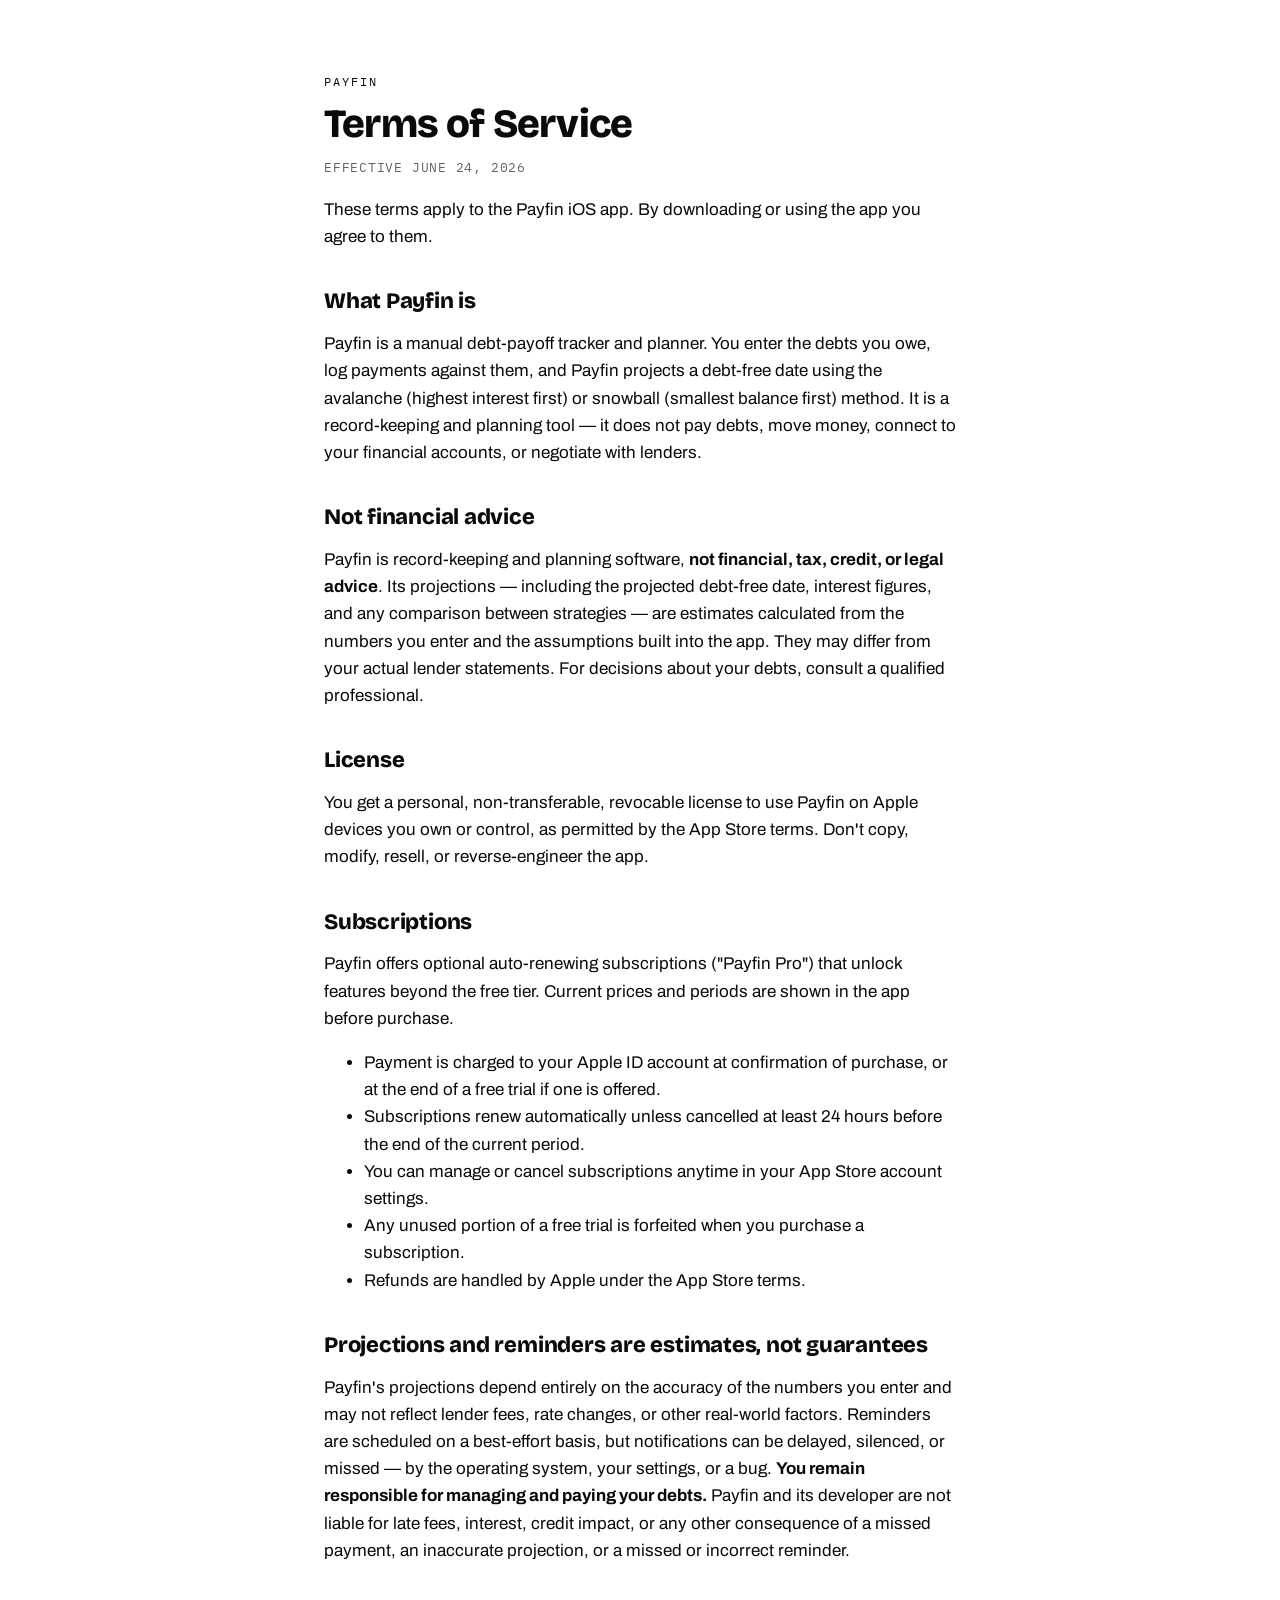
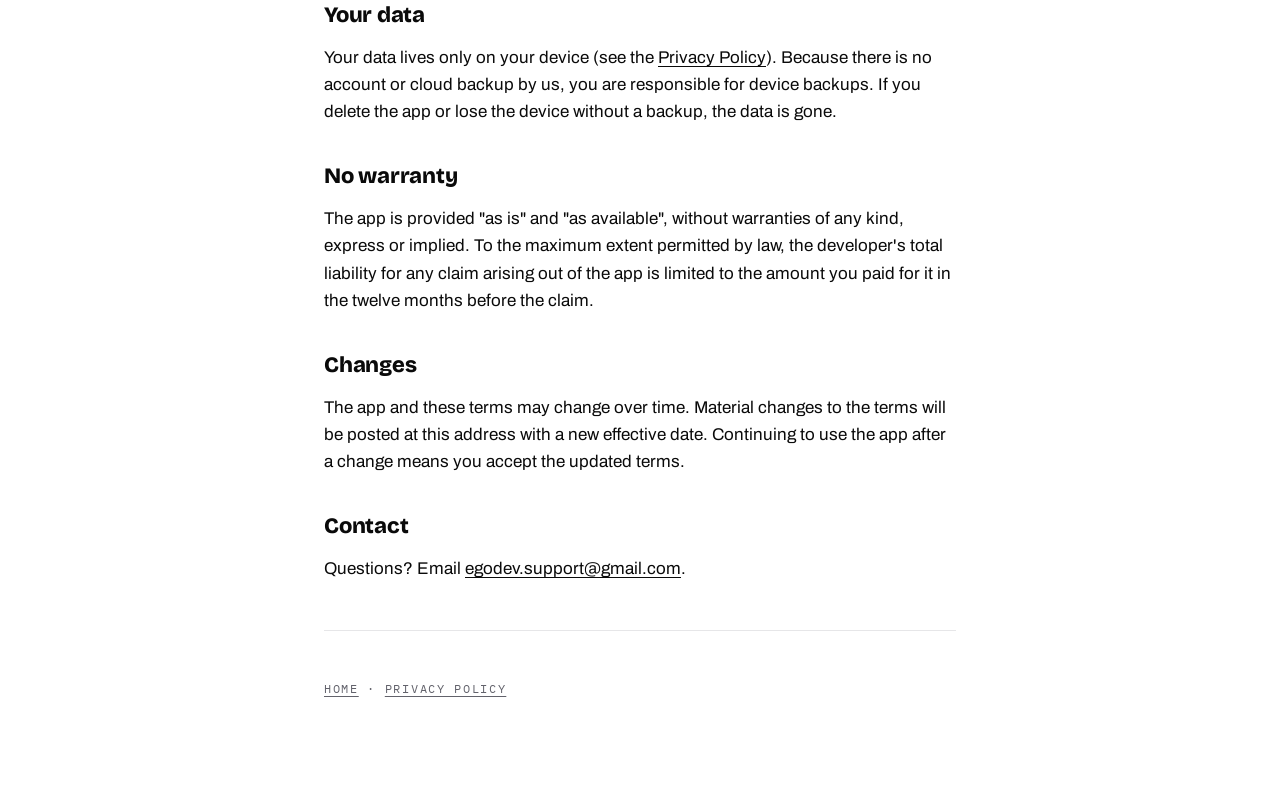
<file: payfin/terms/index.html>
<!doctype html>
<html lang="en">
<head>
  <meta charset="utf-8" />
  <meta name="viewport" content="width=device-width, initial-scale=1" />
  <title>Payfin — Terms of Service</title>
  <meta name="description" content="Payfin terms of service." />
  <link rel="preconnect" href="https://fonts.googleapis.com" />
  <link rel="preconnect" href="https://fonts.gstatic.com" crossorigin />
  <link href="https://fonts.googleapis.com/css2?family=Archivo:wght@400;500&family=Bricolage+Grotesque:wght@800&family=IBM+Plex+Mono:wght@500&display=swap" rel="stylesheet" />
  <link rel="stylesheet" href="/style.css" />
</head>
<body>
  <main class="legal">
    <p class="kicker">Payfin</p>
    <h1>Terms of Service</h1>
    <p class="meta">Effective June 24, 2026</p>

    <p>These terms apply to the Payfin iOS app. By downloading or using the app you agree to them.</p>

    <h2>What Payfin is</h2>
    <p>Payfin is a manual debt-payoff tracker and planner. You enter the debts you owe, log payments against them, and Payfin projects a debt-free date using the avalanche (highest interest first) or snowball (smallest balance first) method. It is a record-keeping and planning tool — it does not pay debts, move money, connect to your financial accounts, or negotiate with lenders.</p>

    <h2>Not financial advice</h2>
    <p>Payfin is record-keeping and planning software, <strong>not financial, tax, credit, or legal advice</strong>. Its projections — including the projected debt-free date, interest figures, and any comparison between strategies — are estimates calculated from the numbers you enter and the assumptions built into the app. They may differ from your actual lender statements. For decisions about your debts, consult a qualified professional.</p>

    <h2>License</h2>
    <p>You get a personal, non-transferable, revocable license to use Payfin on Apple devices you own or control, as permitted by the App Store terms. Don't copy, modify, resell, or reverse-engineer the app.</p>

    <h2>Subscriptions</h2>
    <p>Payfin offers optional auto-renewing subscriptions ("Payfin Pro") that unlock features beyond the free tier. Current prices and periods are shown in the app before purchase.</p>
    <ul>
      <li>Payment is charged to your Apple ID account at confirmation of purchase, or at the end of a free trial if one is offered.</li>
      <li>Subscriptions renew automatically unless cancelled at least 24 hours before the end of the current period.</li>
      <li>You can manage or cancel subscriptions anytime in your App Store account settings.</li>
      <li>Any unused portion of a free trial is forfeited when you purchase a subscription.</li>
      <li>Refunds are handled by Apple under the App Store terms.</li>
    </ul>

    <h2>Projections and reminders are estimates, not guarantees</h2>
    <p>Payfin's projections depend entirely on the accuracy of the numbers you enter and may not reflect lender fees, rate changes, or other real-world factors. Reminders are scheduled on a best-effort basis, but notifications can be delayed, silenced, or missed — by the operating system, your settings, or a bug. <strong>You remain responsible for managing and paying your debts.</strong> Payfin and its developer are not liable for late fees, interest, credit impact, or any other consequence of a missed payment, an inaccurate projection, or a missed or incorrect reminder.</p>

    <h2>Your data</h2>
    <p>Your data lives only on your device (see the <a href="/payfin/privacy/">Privacy Policy</a>). Because there is no account or cloud backup by us, you are responsible for device backups. If you delete the app or lose the device without a backup, the data is gone.</p>

    <h2>No warranty</h2>
    <p>The app is provided "as is" and "as available", without warranties of any kind, express or implied. To the maximum extent permitted by law, the developer's total liability for any claim arising out of the app is limited to the amount you paid for it in the twelve months before the claim.</p>

    <h2>Changes</h2>
    <p>The app and these terms may change over time. Material changes to the terms will be posted at this address with a new effective date. Continuing to use the app after a change means you accept the updated terms.</p>

    <h2>Contact</h2>
    <p>Questions? Email <a href="mailto:egodev.support@gmail.com">egodev.support@gmail.com</a>.</p>

    <hr />
    <footer>
      <a href="/">Home</a> · <a href="/payfin/privacy/">Privacy Policy</a>
    </footer>
  </main>
</body>
</html>
</file>
<file: style.css>
/* ============================================================
   Studio landing + legal pages — monochrome studio base
   (pure-black dark / white light), with a single accent thread
   pulled from the Billist coin: amber #FFD42A, and one horizon
   gradient (amber -> cyan) for the hero flourish.
   ============================================================ */
:root {
  --bg: #ffffff;
  --bg-elev: #f6f6f7;
  --ink: #0a0a0a;
  --muted: #62626b;
  --rule: #e6e6e8;
  --accent: #f5b800;          /* coin amber, tuned for light-bg contrast */
  --accent-2: #27c8e8;        /* horizon cyan */
  --card: #ffffff;
}
@media (prefers-color-scheme: dark) {
  :root {
    --bg: #000000;
    --bg-elev: #0c0c0d;
    --ink: #f5f5f5;
    --muted: #97979f;
    --rule: #1d1d1f;
    --accent: #ffd42a;
    --accent-2: #27c8e8;
    --card: #0d0d0e;
  }
}
* { box-sizing: border-box; }
html { scroll-behavior: smooth; }
body {
  margin: 0;
  background: var(--bg);
  color: var(--ink);
  font-family: 'Archivo', system-ui, -apple-system, sans-serif;
  font-size: 17px; line-height: 1.6;
  -webkit-font-smoothing: antialiased;
  text-rendering: optimizeLegibility;
}
.wrap { max-width: 1040px; margin: 0 auto; padding: 0 24px; }

.kicker {
  font-family: 'IBM Plex Mono', monospace;
  font-size: 12px; letter-spacing: 0.16em; text-transform: uppercase;
  color: var(--muted); margin: 0;
}
h1, h2, h3 {
  font-family: 'Bricolage Grotesque', sans-serif; font-weight: 800;
  letter-spacing: -0.02em; line-height: 1.04;
}
a { color: inherit; }

/* ---------- Top bar ---------- */
header {
  position: sticky; top: 0; z-index: 10;
  backdrop-filter: saturate(160%) blur(14px);
  background: color-mix(in srgb, var(--bg) 78%, transparent);
  border-bottom: 1px solid var(--rule);
}
.bar { display: flex; align-items: center; justify-content: space-between; height: 60px; }
.brand {
  font-family: 'Bricolage Grotesque', sans-serif; font-weight: 800;
  font-size: 18px; letter-spacing: -0.01em; display: flex; align-items: center; gap: 10px;
}
.brand .dot {
  width: 11px; height: 11px; border-radius: 50%;
  background: #ffd42a;
}
.brand-tag {
  font-family: 'IBM Plex Mono', monospace; font-weight: 500;
  font-size: 12px; letter-spacing: 0.16em; text-transform: uppercase;
  color: var(--muted);
}
.bar nav { font-family: 'IBM Plex Mono', monospace; font-size: 12px; letter-spacing: 0.12em; text-transform: uppercase; }
.bar nav a { color: var(--muted); text-decoration: none; margin-left: 24px; }
.bar nav a:hover { color: var(--ink); }

/* ---------- Hero ---------- */
.hero { padding: 96px 0 64px; position: relative; }
.hero h1 {
  font-size: clamp(44px, 7vw, 76px);
  margin: 18px 0 0; max-width: 22ch;
}
.hero h1 .grad {
  background: linear-gradient(100deg, var(--accent), var(--accent-2));
  -webkit-background-clip: text; background-clip: text; color: transparent;
}
.hero .lede {
  color: var(--muted); font-size: clamp(17px, 2.1vw, 21px);
  max-width: 48ch; margin: 26px 0 0;
}
.hero .cta { display: flex; flex-wrap: wrap; gap: 14px; margin-top: 38px; align-items: center; }
.btn {
  font-family: 'IBM Plex Mono', monospace; font-size: 12px; letter-spacing: 0.12em; text-transform: uppercase;
  text-decoration: none; border-radius: 999px; padding: 14px 24px; display: inline-flex; align-items: center; gap: 9px;
  transition: transform .12s ease;
}
.btn:active { transform: scale(.97); }
.btn-primary { background: var(--ink); color: var(--bg); }
.btn-ghost { border: 1px solid var(--rule); color: var(--ink); }

/* ---------- Principles strip ---------- */
.tenets {
  display: grid; grid-template-columns: repeat(3, 1fr); gap: 1px;
  background: var(--rule); border: 1px solid var(--rule); border-radius: 18px; overflow: hidden;
  margin-top: 28px;
}
.tenet { background: var(--bg); padding: 22px 24px; }
.tenet .n {
  font-family: 'IBM Plex Mono', monospace; font-size: 11px; letter-spacing: 0.14em;
  text-transform: uppercase; color: var(--accent); margin-bottom: 8px;
}
.tenet p { margin: 0; font-size: 14.5px; color: var(--muted); }
.tenet b { color: var(--ink); font-weight: 600; font-family: 'Archivo'; }

/* ---------- Section heads ---------- */
.sec { padding: 88px 0; }
.sec-label {
  font-family: 'IBM Plex Mono', monospace; font-size: 12px; letter-spacing: 0.16em;
  text-transform: uppercase; color: var(--muted); margin: 0 0 14px;
}
.sec h2 { font-size: clamp(30px, 4vw, 40px); margin: 0; }

/* ---------- App showcase ---------- */
.app {
  display: grid; grid-template-columns: 1.1fr 0.9fr; gap: 56px; align-items: center;
  border: 1px solid var(--rule); border-radius: 28px; padding: 44px; background: var(--card);
  position: relative; overflow: hidden;
}
.app::before {
  content: ""; position: absolute; inset: 0; pointer-events: none;
  background: radial-gradient(120% 80% at 100% 0%, color-mix(in srgb, var(--accent) 12%, transparent), transparent 55%);
}
.app-head { display: flex; align-items: center; gap: 16px; margin-bottom: 8px; }
.app-head img { width: 60px; height: 60px; border-radius: 14px; box-shadow: 0 6px 24px rgba(0,0,0,.25); }
.app-head h3 { font-size: 28px; margin: 0; }
.app-head .tag { font-family: 'IBM Plex Mono', monospace; font-size: 11px; letter-spacing: 0.12em; text-transform: uppercase; color: var(--muted); }
.app .pitch { color: var(--muted); font-size: 17px; margin: 14px 0 22px; max-width: 42ch; }
.features {
  display: grid; grid-template-columns: 1fr 1fr; gap: 14px 28px; margin-bottom: 34px; max-width: 460px;
}
.feature { display: flex; align-items: center; gap: 11px; }
.feature svg { width: 17px; height: 17px; flex: none; color: var(--accent); }
.feature span {
  font-family: 'IBM Plex Mono', monospace; font-size: 12px; letter-spacing: 0.07em;
  text-transform: uppercase; color: var(--ink);
}
.app-links { display: flex; align-items: center; }
.store {
  display: inline-flex; align-items: center; gap: 11px; text-decoration: none;
  background: #000; color: #fff; border: 1px solid rgba(255,255,255,.22);
  border-radius: 11px; padding: 9px 16px 10px;
}
@media (prefers-color-scheme: light) { .store { border-color: transparent; } }
.store svg { width: 26px; height: 26px; flex: none; }
.store .txt { display: flex; flex-direction: column; line-height: 1; }
.store .sub { font-family: system-ui, -apple-system, sans-serif; font-size: 11px; font-weight: 400; letter-spacing: .01em; line-height: 1.15; }
.store .big { font-family: system-ui, -apple-system, sans-serif; font-weight: 600; font-size: 21px; line-height: 1.1; letter-spacing: -.02em; }

/* ---------- Phone mock ---------- */
.phone {
  width: 300px; justify-self: center; aspect-ratio: 9/19.3;
  background: #000; border-radius: 46px; padding: 12px;
  box-shadow: 0 30px 70px rgba(0,0,0,.45), inset 0 0 0 1.5px #2a2a2c;
}
.screen {
  width: 100%; height: 100%; border-radius: 34px; overflow: hidden;
  background: #000; color: #fff; padding: 24px 20px; display: flex; flex-direction: column; gap: 14px;
  font-family: 'Archivo';
}
.screen .scr-label { font-family: 'IBM Plex Mono'; font-size: 9px; letter-spacing: .14em; text-transform: uppercase; color: #97979f; }
.stathero {
  border-radius: 20px; padding: 18px 18px 20px;
  background: linear-gradient(135deg, #ffd42a, #27c8e8); color: #06181e;
}
.stathero .lab { font-family: 'IBM Plex Mono'; font-size: 9px; letter-spacing: .14em; text-transform: uppercase; opacity: .75; }
.stathero .num { font-family: 'Bricolage Grotesque'; font-weight: 800; font-size: 46px; line-height: 1; margin-top: 4px; letter-spacing: -.02em; }
.stathero .cap { font-size: 12px; margin-top: 4px; font-weight: 600; }
.billrow { display: flex; align-items: center; justify-content: space-between; padding: 12px 14px; border-radius: 14px; background: #161618; }
.billrow .nm { font-weight: 600; font-size: 14px; }
.billrow .dt { font-family: 'IBM Plex Mono'; font-size: 9px; letter-spacing: .1em; text-transform: uppercase; color: #97979f; margin-top: 2px; }
.billrow .amt { font-family: 'Bricolage Grotesque'; font-weight: 800; font-size: 17px; }
.billrow.due .dt { color: #ffd42a; }

/* ============================================================
   Payfin showcase — its OWN brand skin (green→cyan accent,
   Manrope display / Inter body), scoped under .pf so it never
   touches the studio/Billist look.
   ============================================================ */
.app.pf { --pf-accent: #35D96B; --pf-accent-2: #27C8E8; }
.app.pf::before {
  background: radial-gradient(120% 80% at 100% 0%, color-mix(in srgb, var(--pf-accent) 15%, transparent), transparent 55%);
}
.pf-h2, .app.pf .app-head h3 {
  font-family: 'Manrope', sans-serif; font-weight: 800; letter-spacing: -0.02em;
}
.app.pf .pitch { font-family: 'Inter', system-ui, sans-serif; }
.app.pf .feature svg { color: var(--pf-accent); }

/* ---- phone screen: mesh hero ---- */
.pf-screen { padding: 0; position: relative; background: #000; font-family: 'Inter', system-ui, sans-serif; }
.pf-mesh {
  position: absolute; left: 0; right: 0; top: 0; height: 47%; pointer-events: none;
  background:
    radial-gradient(120% 85% at 74% -15%, rgba(39,200,232,.42), transparent 58%),
    linear-gradient(180deg, rgba(53,217,107,.52) 0%, rgba(53,217,107,.14) 44%, transparent 88%);
}
.pf-body { position: relative; z-index: 1; height: 100%; padding: 22px 17px 18px; display: flex; flex-direction: column; gap: 12px; }

/* ---- top bar ---- */
.pf-top { display: flex; align-items: center; justify-content: space-between; }
.pf-brand { display: flex; align-items: center; gap: 9px; font-family: 'Manrope', sans-serif; font-weight: 800; font-size: 16px; letter-spacing: -.01em; color: #fff; }
.pf-fin { width: 24px; height: 24px; border-radius: 7px; background: #000; display: grid; place-items: center; box-shadow: 0 2px 8px rgba(0,0,0,.45); padding: 1px; }
.pf-fin svg { width: 100%; height: 100%; display: block; }
.pf-date { font-family: 'IBM Plex Mono', monospace; font-size: 9px; letter-spacing: .14em; text-transform: uppercase; color: rgba(255,255,255,.72); }

/* ---- payoff ring ---- */
.pf-ringwrap { position: relative; width: 184px; height: 184px; margin: 2px auto 0; display: grid; place-items: center; }
.pf-ringwrap svg { position: absolute; inset: 0; width: 100%; height: 100%; }
.pf-ringc { text-align: center; z-index: 2; }
.pf-ringc .rl { font-family: 'IBM Plex Mono', monospace; font-size: 8px; letter-spacing: .14em; text-transform: uppercase; color: #9aa0a6; }
.pf-ringc .rn { font-family: 'Manrope', sans-serif; font-weight: 800; font-size: 34px; line-height: 1.04; margin-top: 3px; letter-spacing: -.02em; color: #fff; }
.pf-ringsub { text-align: center; font-family: 'Inter', sans-serif; font-size: 11.5px; font-weight: 600; color: #35D96B; }

/* ---- glass cards (chart + stats) ---- */
.pf-chart, .pf-stat {
  background: rgba(255,255,255,.05); border: 1px solid rgba(255,255,255,.08);
  border-radius: 16px;
}
.pf-chart { padding: 11px 12px 9px; }
.pf-chart-h { display: flex; align-items: center; justify-content: space-between; margin-bottom: 7px; }
.pf-chart-h .k { font-family: 'IBM Plex Mono', monospace; font-size: 8px; letter-spacing: .12em; text-transform: uppercase; color: #9aa0a6; }
.pf-chart-h .v { font-family: 'Manrope', sans-serif; font-weight: 800; font-size: 12px; color: #35D96B; }
.pf-chart svg { width: 100%; height: 54px; display: block; }
.pf-chart-x { display: flex; justify-content: space-between; margin-top: 5px; }
.pf-chart-x span { font-family: 'IBM Plex Mono', monospace; font-size: 7px; letter-spacing: .08em; text-transform: uppercase; color: #6e747a; }

/* ---- 3-up stat row ---- */
.pf-stats { display: grid; grid-template-columns: repeat(3, 1fr); gap: 8px; }
.pf-stat { padding: 10px 9px; }
.pf-stat .k { font-family: 'IBM Plex Mono', monospace; font-size: 7.5px; letter-spacing: .1em; text-transform: uppercase; color: #9aa0a6; }
.pf-stat .v { font-family: 'Manrope', sans-serif; font-weight: 800; font-size: 16px; color: #fff; margin-top: 4px; letter-spacing: -.01em; }

/* ---- FAB ---- */
.pf-fab {
  position: absolute; right: 15px; bottom: 15px; width: 44px; height: 44px; border-radius: 50%;
  border: none; cursor: default; color: #06140A; display: grid; place-items: center; z-index: 3;
  background: linear-gradient(150deg, #35D96B, #27C8E8);
  box-shadow: 0 12px 26px rgba(53,217,107,.45), inset 0 1px 0 rgba(255,255,255,.4);
}
.pf-fab svg { width: 22px; height: 22px; }

/* ---------- More coming ---------- */
.coming {
  border: 1px dashed var(--rule); border-radius: 20px; padding: 30px;
  display: flex; align-items: center; justify-content: space-between; gap: 20px; margin-top: 22px;
}
.coming .t { font-family: 'Bricolage Grotesque'; font-weight: 800; font-size: 19px; }
.coming .s { color: var(--muted); font-size: 14px; margin-top: 2px; }
.coming .mono { font-family: 'IBM Plex Mono'; font-size: 11px; letter-spacing: .14em; text-transform: uppercase; color: var(--muted); }

/* ---------- Footer ---------- */
footer { border-top: 1px solid var(--rule); padding: 40px 0 60px; }
.foot { display: flex; justify-content: space-between; flex-wrap: wrap; gap: 16px; align-items: center; }
.foot .mono { font-family: 'IBM Plex Mono', monospace; font-size: 12px; letter-spacing: .14em; text-transform: uppercase; color: var(--muted); }
.foot-nav { display: flex; gap: 24px; }
.foot a { color: var(--muted); text-decoration: none; }
.foot a:hover { color: var(--ink); }

@media (max-width: 820px) {
  .tenets { grid-template-columns: 1fr; }
  .app { grid-template-columns: 1fr; gap: 36px; padding: 30px; }
  .phone { order: -1; }
  .hero { padding: 64px 0 40px; }
}

/* ============================================================
   Legal pages (privacy / terms) — long-form prose layout.
   Kept from the original studio legal stylesheet.
   ============================================================ */
.legal { max-width: 680px; margin: 0 auto; padding: 72px 24px 96px; }
.legal h1 { font-size: 40px; line-height: 1.05; margin: 12px 0 6px; }
.legal h2 { font-family: 'Bricolage Grotesque', sans-serif; font-weight: 800; font-size: 22px; letter-spacing: -0.01em; margin: 40px 0 8px; }
.legal p, .legal li { color: var(--ink); }
.legal .meta { color: var(--muted); font-size: 13px; font-family: 'IBM Plex Mono', monospace; letter-spacing: 0.06em; text-transform: uppercase; }
.legal a { text-underline-offset: 3px; }
.legal hr { border: 0; border-top: 1px solid var(--rule); margin: 48px 0; }
.legal .back { font-family: 'IBM Plex Mono', monospace; font-size: 12px; letter-spacing: 0.14em; text-transform: uppercase; color: var(--muted); text-decoration: none; }
.legal footer { border: 0; padding: 0; font-family: 'IBM Plex Mono', monospace; font-size: 12px; letter-spacing: 0.14em; text-transform: uppercase; color: var(--muted); }
.legal footer a { color: var(--muted); }
.legal footer a:hover { color: var(--ink); }
</file>
